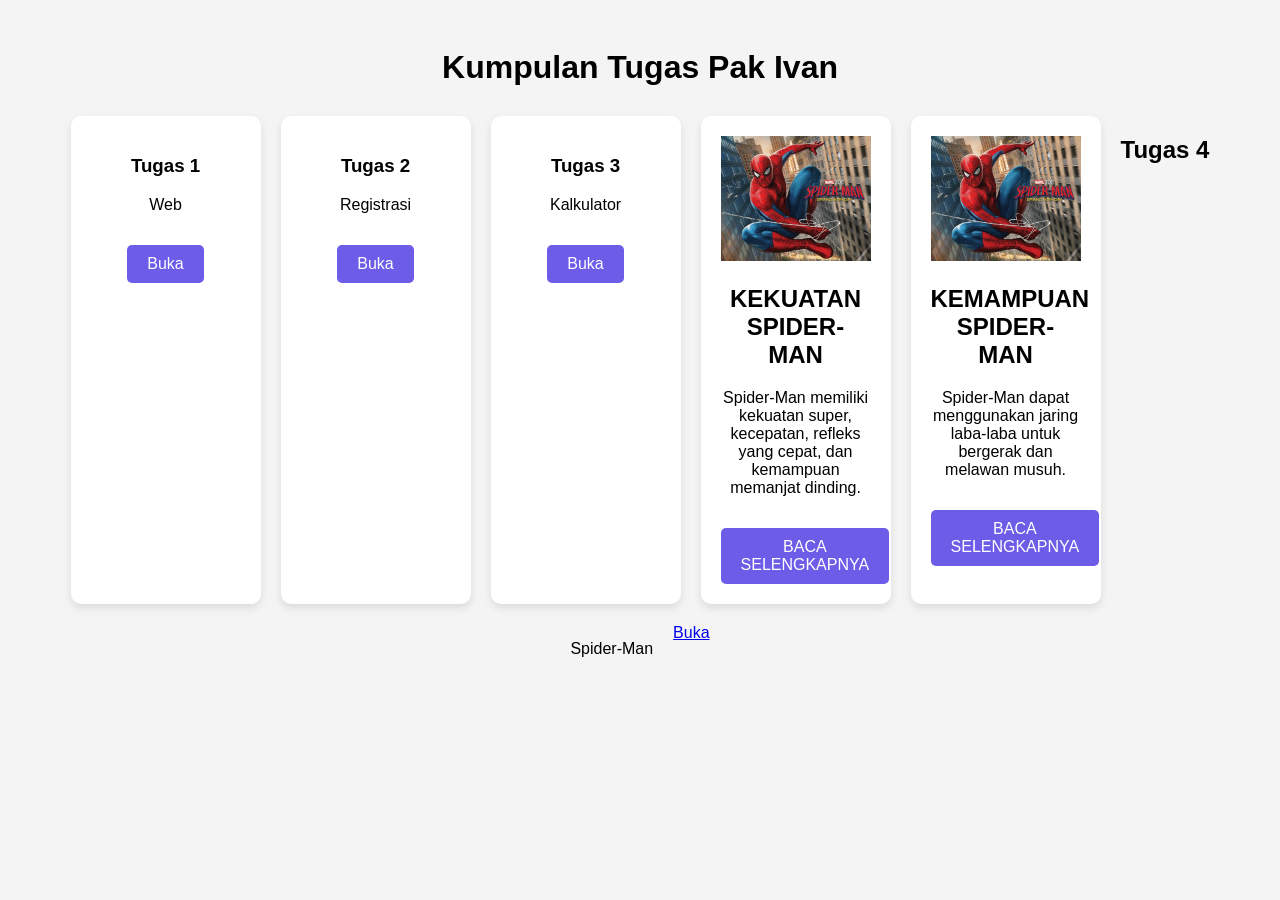
<file: index.html>
<!DOCTYPE html>
<html lang="id">
<head>
  <meta charset="UTF-8">
  <title>Kumpulan Tugas Tugas Pak Ivan</title>
  <style>
    body { font-family: Arial, sans-serif; background-color: #f4f4f4; text-align: center; padding: 20px; }
    .container { display: flex; justify-content: center; gap: 20px; margin-top: 30px; flex-wrap: wrap; }
    .card { background: white; padding: 20px; border-radius: 10px; width: 150px; box-shadow: 0 4px 8px rgba(0,0,0,0.1); }
    .btn { display: inline-block; margin-top: 15px; padding: 10px 20px; background: #6c5ce7; color: white; text-decoration: none; border-radius: 5px; }
  </style>
</head>
<body>

  <h1>Kumpulan Tugas Pak Ivan</h1>

  <div class="container">
    <div class="card">
      <h3>Tugas 1</h3>
      <p>Web</p>
      <a href="./tugas1/index.html" class="btn">Buka</a>
    </div>

    <div class="card">
      <h3>Tugas 2</h3>
      <p>Registrasi</p>
      <a href="tugas-2.html" class="btn">Buka</a>
    </div>

    <div class="card">
      <h3>Tugas 3</h3>
      <p>Kalkulator</p>
      <a href="tugas-3.html" class="btn">Buka</a>
    </div>

    <div class="card">
    <img src="81lnO0RES0L._AC_UF1000,1000_QL80_.jpg" width="100%">

    <h2>KEKUATAN SPIDER-MAN</h2>
    <p>Spider-Man memiliki kekuatan super, kecepatan, refleks yang cepat, dan kemampuan memanjat dinding.</p>

    <a href="#" class="btn">BACA SELENGKAPNYA</a>
</div>

<div class="card">
    <img src="81lnO0RES0L._AC_UF1000,1000_QL80_.jpg" width="100%">

    <h2>KEMAMPUAN SPIDER-MAN</h2>
    <p>Spider-Man dapat menggunakan jaring laba-laba untuk bergerak dan melawan musuh.</p>

    <a href="#" class="btn">BACA SELENGKAPNYA</a>
</div>
    <h2>Tugas 4</h2>
    <p>Spider-Man</p>
    <a href="tugas-4.html">Buka</a>
    </div>
  </div>

</body>
</html>
</file>
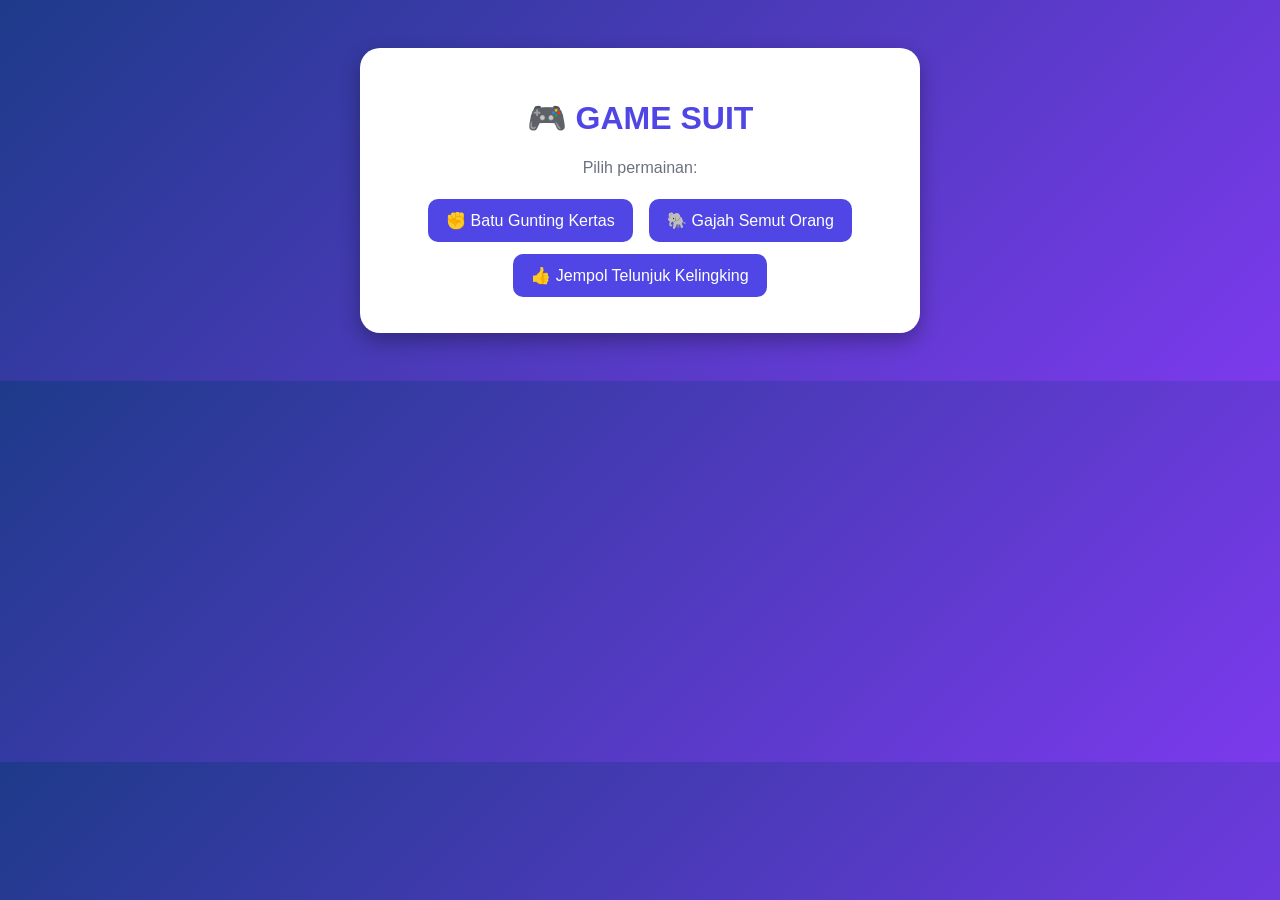
<file: tugas praktikum.html>
<!DOCTYPE html>
<html>
<head>
    <title>Game Suit</title>

    <style>
        body {
            font-family: Arial;
            text-align: center;
            background: linear-gradient(135deg, #1e3a8a, #7c3aed);
            padding: 40px;
        }

        .kotak {
            background-color: white;
            width: 500px;
            margin: auto;
            padding: 30px;
            border-radius: 20px;
            box-shadow: 0 8px 20px rgba(0, 0, 0, 0.3);
        }

        h1 {
            color: #4f46e5;
        }

        h2 {
            color: #374151;
        }

        p {
            color: #6b7280;
        }

        button {
            background-color: #4f46e5;
            color: white;
            border: none;
            padding: 12px 18px;
            margin: 6px;
            border-radius: 10px;
            font-size: 16px;
            cursor: pointer;
        }

        button:hover {
            background-color: #3730a3;
        }

        .game {
            display: none;
        }

        .hasil {
            background-color: #eef2ff;
            color: #312e81;
            padding: 15px;
            margin-top: 20px;
            border-radius: 10px;
            font-size: 18px;
            line-height: 1.8;
        }

        .kembali {
            background-color: #ef4444;
        }

        .kembali:hover {
            background-color: #b91c1c;
        }
    </style>
</head>

<body>

<div class="kotak">

    <!-- MENU -->
    <div id="menu">

        <h1>🎮 GAME SUIT</h1>

        <p>Pilih permainan:</p>

        <button onclick="pilihGame(1)">
            ✊ Batu Gunting Kertas
        </button>

        <button onclick="pilihGame(2)">
            🐘 Gajah Semut Orang
        </button>

        <button onclick="pilihGame(3)">
            👍 Jempol Telunjuk Kelingking
        </button>

    </div>


    <!-- GAME 1 -->
    <div id="game1" class="game">

        <h2>✊ Batu Gunting Kertas</h2>

        <button onclick="main1('Batu')">✊ Batu</button>
        <button onclick="main1('Gunting')">✌️ Gunting</button>
        <button onclick="main1('Kertas')">✋ Kertas</button>

        <div id="hasil1" class="hasil">
            Pilih salah satu!
        </div>

        <button class="kembali" onclick="kembali()">
            ⬅️ Kembali
        </button>

    </div>


    <!-- GAME 2 -->
    <div id="game2" class="game">

        <h2>🐘 Gajah Semut Orang</h2>

        <button onclick="main2('Gajah')">🐘 Gajah</button>
        <button onclick="main2('Semut')">🐜 Semut</button>
        <button onclick="main2('Orang')">👤 Orang</button>

        <div id="hasil2" class="hasil">
            Pilih salah satu!
        </div>

        <button class="kembali" onclick="kembali()">
            ⬅️ Kembali
        </button>

    </div>


    <!-- GAME 3 -->
    <div id="game3" class="game">

        <h2>👍 Jempol Telunjuk Kelingking</h2>

        <button onclick="main3('Jempol')">👍 Jempol</button>
        <button onclick="main3('Telunjuk')">☝️ Telunjuk</button>
        <button onclick="main3('Kelingking')">🤙 Kelingking</button>

        <div id="hasil3" class="hasil">
            Pilih salah satu!
        </div>

        <button class="kembali" onclick="kembali()">
            ⬅️ Kembali
        </button>

    </div>

</div>


<script>

    // Memilih permainan
    function pilihGame(nomor) {

        document.getElementById("menu").style.display = "none";

        document.getElementById("game" + nomor).style.display = "block";
    }


    // Kembali ke menu
    function kembali() {

        document.getElementById("menu").style.display = "block";

        document.getElementById("game1").style.display = "none";
        document.getElementById("game2").style.display = "none";
        document.getElementById("game3").style.display = "none";
    }


    // Batu Gunting Kertas
    function main1(user) {

        let pilihan = ["Batu", "Gunting", "Kertas"];

        let komputer =
            pilihan[Math.floor(Math.random() * 3)];

        let hasil;

        if (user == komputer) {
            hasil = "🤝 SERI!";
        }

        else if (
            (user == "Batu" && komputer == "Gunting") ||
            (user == "Gunting" && komputer == "Kertas") ||
            (user == "Kertas" && komputer == "Batu")
        ) {
            hasil = "🎉 KAMU MENANG!";
        }

        else {
            hasil = "😢 KAMU KALAH!";
        }

        document.getElementById("hasil1").innerHTML =
            "Kamu: " + user +
            "<br>Komputer: " + komputer +
            "<br>" + hasil;
    }


    // Gajah Semut Orang
    function main2(user) {

        let pilihan = ["Gajah", "Semut", "Orang"];

        let komputer =
            pilihan[Math.floor(Math.random() * 3)];

        let hasil;

        if (user == komputer) {
            hasil = "🤝 SERI!";
        }

        else if (
            (user == "Gajah" && komputer == "Orang") ||
            (user == "Orang" && komputer == "Semut") ||
            (user == "Semut" && komputer == "Gajah")
        ) {
            hasil = "🎉 KAMU MENANG!";
        }

        else {
            hasil = "😢 KAMU KALAH!";
        }

        document.getElementById("hasil2").innerHTML =
            "Kamu: " + user +
            "<br>Komputer: " + komputer +
            "<br>" + hasil;
    }


    // Jempol Telunjuk Kelingking
    function main3(user) {

        let pilihan = [
            "Jempol",
            "Telunjuk",
            "Kelingking"
        ];

        let komputer =
            pilihan[Math.floor(Math.random() * 3)];

        let hasil;

        if (user == komputer) {
            hasil = "🤝 SERI!";
        }

        else if (
            (user == "Jempol" && komputer == "Kelingking") ||
            (user == "Kelingking" && komputer == "Telunjuk") ||
            (user == "Telunjuk" && komputer == "Jempol")
        ) {
            hasil = "🎉 KAMU MENANG!";
        }

        else {
            hasil = "😢 KAMU KALAH!";
        }

        document.getElementById("hasil3").innerHTML =
            "Kamu: " + user +
            "<br>Komputer: " + komputer +
            "<br>" + hasil;
    }

</script>

</body>
</html>
</file>
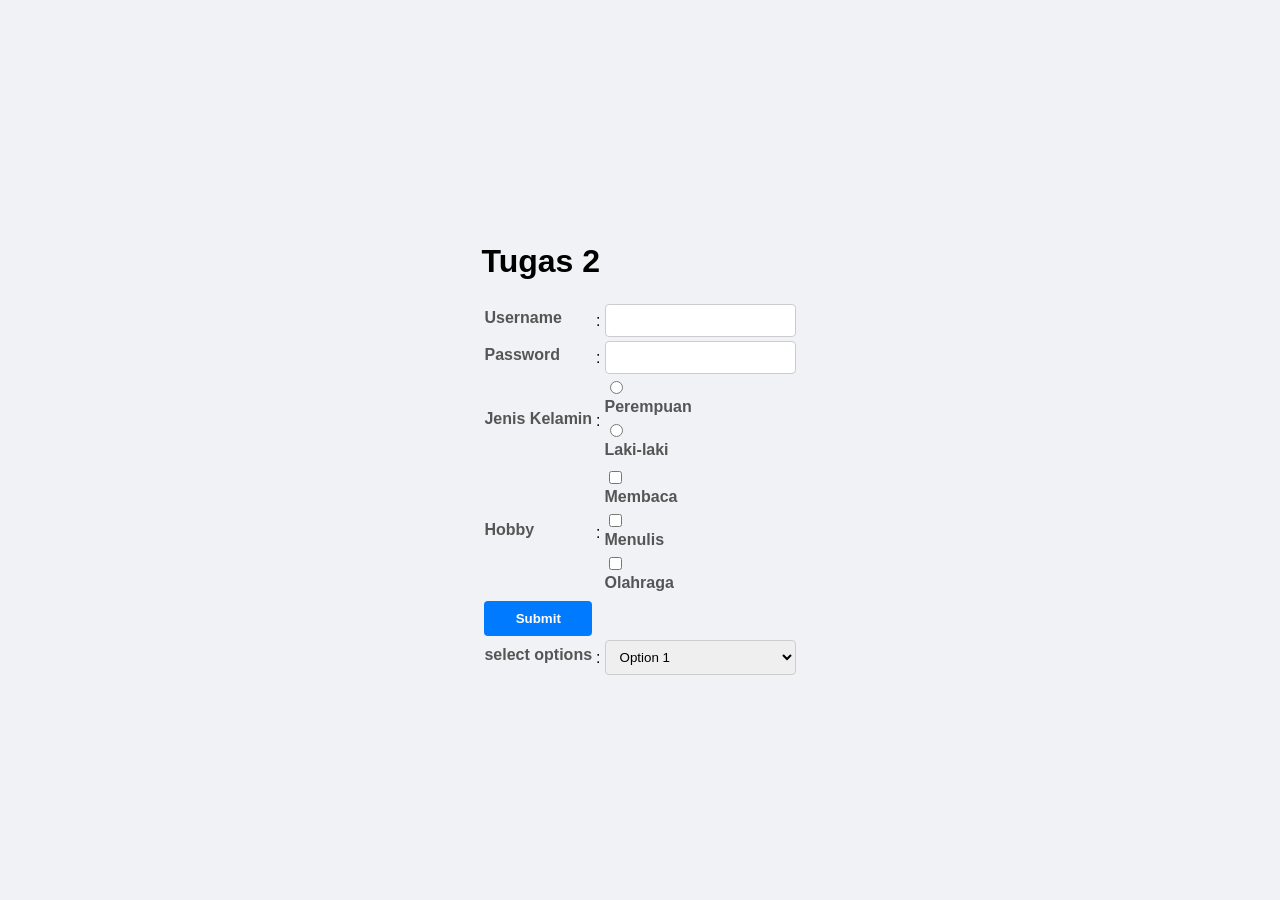
<file: tugas-2.html>
<!DOCTYPE html>
<html lang="en">
<head>
    <meta charset="UTF-8">
    <meta name="viewport" content="width=device-width, initial-scale=1.0">
    <title>Document</title>
    <link rel="stylesheet" href="style.css">
</head>
<body>
    <form action="">
        <h1>Tugas 2</h1>
        <table>
           <tr>
            <td><label for="text">Username</label></td>
            <td>:</td>
            <td><input type="text" id="text"></td>
           </tr>
            <td><label for="password">Password</label></td>
            <td>:</td>
            <td><input type="password" id="password"></td>
           <tr>
            <td>    
                <label for="gender">Jenis Kelamin</label>
            </td>
            <td>:</td>
            <td>
                <input type="radio" name="gender" id="female">
                <label for="female">Perempuan</label>
                <input type="radio" name="gender" id="male">
                <label for="male">Laki-laki</label>
            </td>
           </tr>
           <tr>
            <td>
                <label for="hobby">Hobby</label>
            </td>
            <td>:</td>
            <td>
                <input type="checkbox" name="hobby" id="membaca">
                <label for="membaca">Membaca</label>
                <input type="checkbox" name="hobby" id="menulis">
                <label for="menulis">Menulis</label>
                <input type="checkbox" name="hobby" id="olahraga">
                <label for="olahraga">Olahraga</label>
            </td>
           </tr>
           <tr>
            <td>
                <input type="submit" value="Submit">
            </td>
           </tr>
           <tr>
            <td>
                <label for="select_options">select options</label>
            </td>
            <td>:</td>
            <td>
                <select name="select_options" >
                    <option value="option1">Option 1</option>
                    <option value="option2">Option 2</option>
                    <option value="option3">Option 3</option>
                </select>
            </td>

           </tr>
        </table>
    </form>
</body>
</html>
</file>
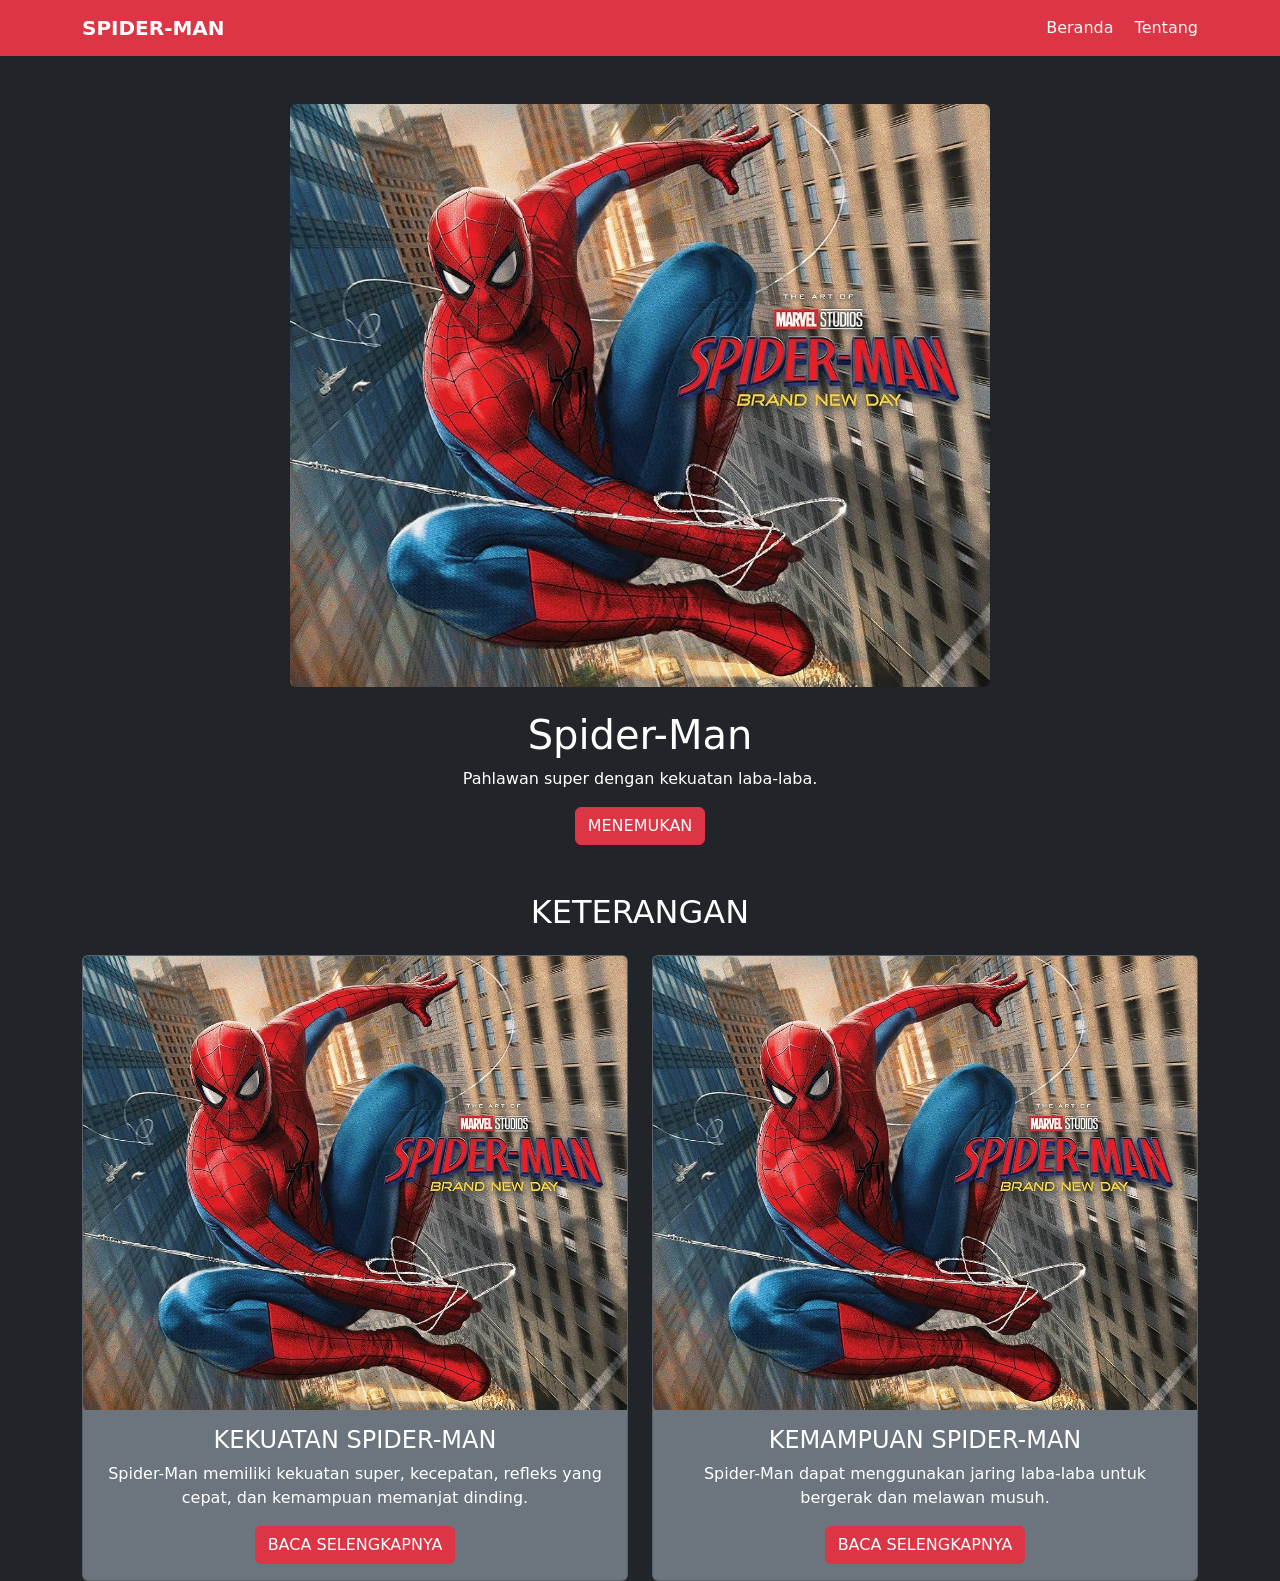
<file: tugas-4.html>
<!DOCTYPE html>
<html lang="id">
<head>
    <meta charset="UTF-8">
    <meta name="viewport" content="width=device-width, initial-scale=1">

    <title>Spider-Man</title>

    <!-- Bootstrap -->
    <link href="https://cdn.jsdelivr.net/npm/bootstrap@5.3.3/dist/css/bootstrap.min.css" rel="stylesheet">
</head>

<body class="bg-dark text-white">

    <!-- Navbar -->
    <nav class="navbar navbar-dark bg-danger">
        <div class="container">
            <a class="navbar-brand fw-bold" href="#">
                SPIDER-MAN
            </a>

            <div>
                <a class="text-white text-decoration-none me-3" href="#">
                    Beranda
                </a>
                <a class="text-white text-decoration-none" href="#">
                    Tentang
                </a>
            </div>
        </div>
    </nav>


    <!-- Hero -->
    <div class="container text-center mt-5">

        <img src="81lnO0RES0L._AC_UF1000,1000_QL80_.jpg"
             class="img-fluid rounded"
             width="700">

        <h1 class="mt-4">
            Spider-Man
        </h1>

        <p>
            Pahlawan super dengan kekuatan laba-laba.
        </p>

        <button class="btn btn-danger">
            MENEMUKAN
        </button>

    </div>


    <!-- Keterangan -->
    <div class="container mt-5">

        <h2 class="text-center mb-4">
            KETERANGAN
        </h2>

        <div class="row g-4">

            <!-- Card 1 -->
            <div class="col-md-6">

                <div class="card bg-secondary text-white">

                    <img src="81lnO0RES0L._AC_UF1000,1000_QL80_.jpg"
                         class="card-img-top">

                    <div class="card-body text-center">

                        <h4>
                            KEKUATAN SPIDER-MAN
                        </h4>

                        <p>
                            Spider-Man memiliki kekuatan super,
                            kecepatan, refleks yang cepat,
                            dan kemampuan memanjat dinding.
                        </p>

                        <button class="btn btn-danger">
                            BACA SELENGKAPNYA
                        </button>

                    </div>

                </div>

            </div>


            <!-- Card 2 -->
            <div class="col-md-6">

                <div class="card bg-secondary text-white">

                    <img src="81lnO0RES0L._AC_UF1000,1000_QL80_.jpg"
                         class="card-img-top">

                    <div class="card-body text-center">

                        <h4>
                            KEMAMPUAN SPIDER-MAN
                        </h4>

                        <p>
                            Spider-Man dapat menggunakan
                            jaring laba-laba untuk bergerak
                            dan melawan musuh.
                        </p>

                        <button class="btn btn-danger">
                            BACA SELENGKAPNYA
                        </button>

                    </div>

                </div>

            </div>

        </div>

    </div>

</body>
</html>
</file>
<file: style.css>
/* Styling umum untuk halaman */
body {
  font-family: Arial, sans-serif;
  background-color: #f0f2f5;
  display: flex;
  justify-content: center;
  align-items: center;
  min-height: 100vh;
  margin: 0;
}

/* Kotak formulir */
.form-container {
  background-color: #ffffff;
  padding: 25px 30px;
  border-radius: 8px;
  box-shadow: 0 4px 8px rgba(0, 0, 0, 0.1);
  width: 350px;
}

/* Judul formulir */
h2 {
  text-align: center;
  color: #333333;
  margin-bottom: 20px;
}

/* Jarak antar elemen form */
.form-group {
  margin-bottom: 15px;
}

/* Label input */
label {
  display: block;
  font-weight: bold;
  margin-bottom: 5px;
  color: #555555;
}

/* Input teks, password, dan select */
input[type="text"],
input[type="password"],
select {
  width: 100%;
  padding: 8px 10px;
  border: 1px solid #ccc;
  border-radius: 4px;
  box-sizing: border-box; /* Agar padding tidak merusak lebar */
}

/* Mengatur pilihan radio dan checkbox agar sejajar */
.radio-group,
.checkbox-group {
  display: flex;
  gap: 10px;
  align-items: center;
}

.radio-group label,
.checkbox-group label {
  font-weight: normal; /* Menghilangkan tebal pada opsi pilihan */
  cursor: pointer;
}

/* Tombol Submit */
input[type="submit"] {
  width: 100%;
  padding: 10px;
  background-color: #007bff;
  color: white;
  border: none;
  border-radius: 4px;
  font-weight: bold;
  cursor: pointer;
}

/* Efek saat tombol diarahkan kursor */
input[type="submit"]:hover {
  background-color: #0056b3;
}
</file>
